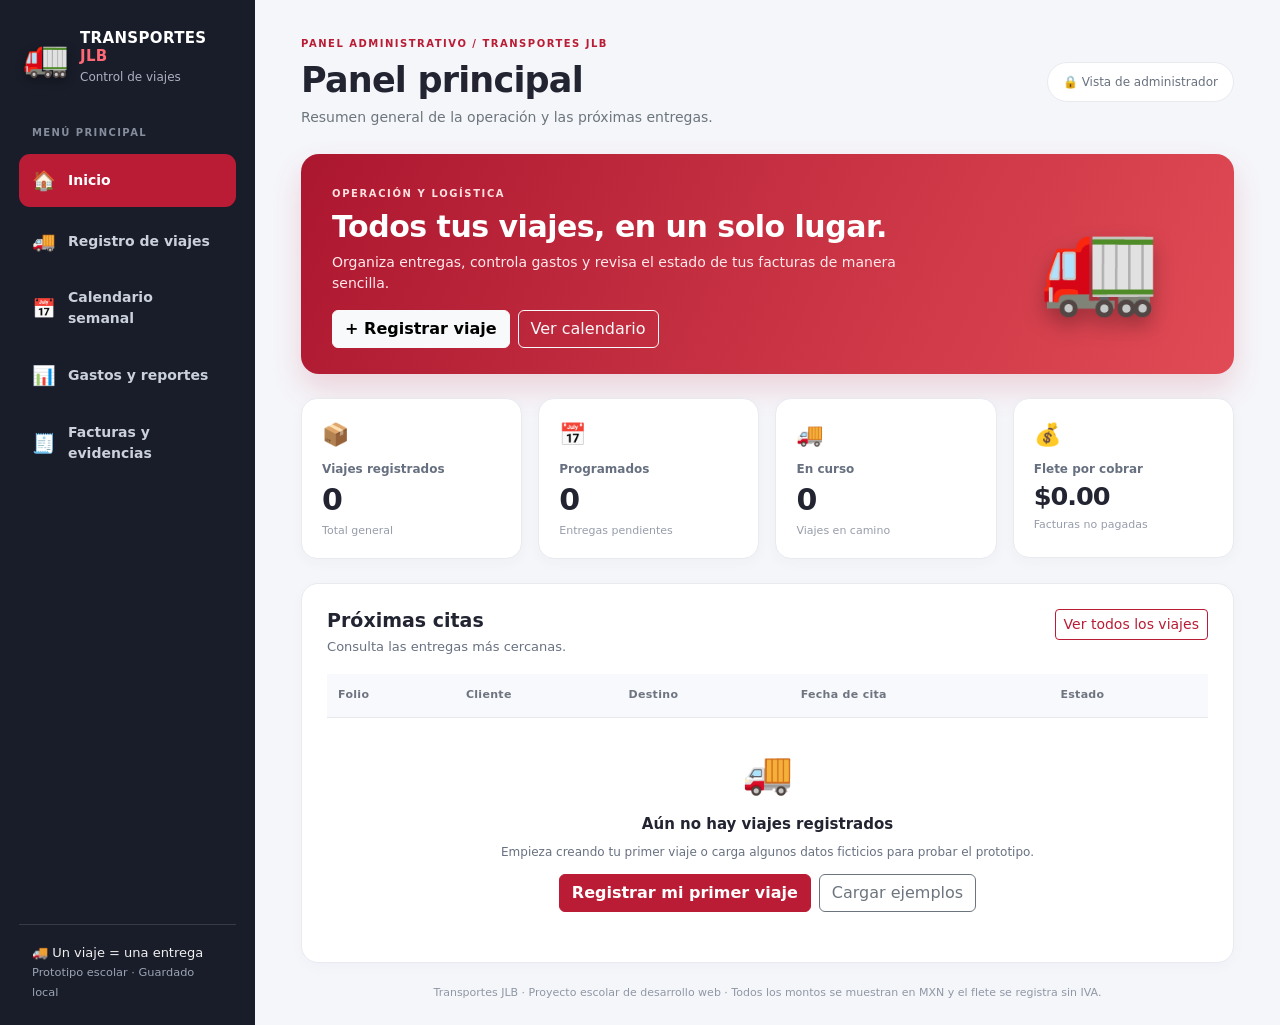
<file: index.html>
<!doctype html>
<html lang="es">
<head>
  <meta charset="utf-8">
  <meta name="viewport" content="width=device-width, initial-scale=1">
  <meta name="description" content="Transportes JLB: prototipo escolar de administración de viajes.">
  <title>Panel principal | Transportes JLB</title>
  <link href="https://cdn.jsdelivr.net/npm/bootstrap@5.3.3/dist/css/bootstrap.min.css" rel="stylesheet">
  <link rel="stylesheet" href="estilos.css">
</head>
<body data-page="index.html">
  <div class="app-shell">
    <aside class="sidebar">
      <a class="brand" href="index.html" aria-label="Ir al inicio">
        <span class="brand-icon" aria-hidden="true">🚛</span>
        <span><strong>TRANSPORTES <span>JLB</span></strong><small>Control de viajes</small></span>
      </a>
      <p class="sidebar-title">MENÚ PRINCIPAL</p>
      <nav class="navigation" aria-label="Navegación principal">
        <a href="index.html" class="nav-link-jlb active" aria-current="page"><span aria-hidden="true">🏠</span><span>Inicio</span></a>
<a href="viajes.html" class="nav-link-jlb " ><span aria-hidden="true">🚚</span><span>Registro de viajes</span></a>
<a href="calendario.html" class="nav-link-jlb " ><span aria-hidden="true">📅</span><span>Calendario semanal</span></a>
<a href="reportes.html" class="nav-link-jlb " ><span aria-hidden="true">📊</span><span>Gastos y reportes</span></a>
<a href="facturas.html" class="nav-link-jlb " ><span aria-hidden="true">🧾</span><span>Facturas y evidencias</span></a>
      </nav>
      <div class="sidebar-note">🚚 Un viaje = una entrega<br><small>Prototipo escolar · Guardado local</small></div>
    </aside>
    <main class="main-content">
      <header class="page-header d-flex flex-column flex-md-row align-items-md-center justify-content-between gap-3">
        <div>
          <div class="eyebrow">PANEL ADMINISTRATIVO / TRANSPORTES JLB</div>
          <h1>Panel principal</h1>
          <p class="text-secondary mb-0">Resumen general de la operación y las próximas entregas.</p>
        </div>
        <div class="header-pill"><span aria-hidden="true">🔒</span> Vista de administrador</div>
      </header>
      
<section class="hero-panel mb-4">
  <div class="row align-items-center g-3">
    <div class="col-md-9">
      <span class="hero-kicker">OPERACIÓN Y LOGÍSTICA</span>
      <h2>Todos tus viajes, en un solo lugar.</h2>
      <p>Organiza entregas, controla gastos y revisa el estado de tus facturas de manera sencilla.</p>
      <div class="d-flex flex-wrap gap-2">
        <a class="btn btn-light fw-semibold" href="viajes.html">+ Registrar viaje</a>
        <a class="btn btn-outline-light" href="calendario.html">Ver calendario</a>
      </div>
    </div>
    <div class="col-md-3 text-center"><div class="hero-truck" aria-hidden="true">🚛</div></div>
  </div>
</section>
<section class="row g-3 mb-4" aria-label="Indicadores de viajes">
  <div class="col-sm-6 col-xl-3"><div class="stat-card"><span class="stat-icon">📦</span><span class="stat-label">Viajes registrados</span><strong id="kpiTotal">0</strong><small>Total general</small></div></div>
  <div class="col-sm-6 col-xl-3"><div class="stat-card"><span class="stat-icon">📅</span><span class="stat-label">Programados</span><strong id="kpiProgramados">0</strong><small>Entregas pendientes</small></div></div>
  <div class="col-sm-6 col-xl-3"><div class="stat-card"><span class="stat-icon">🚚</span><span class="stat-label">En curso</span><strong id="kpiCurso">0</strong><small>Viajes en camino</small></div></div>
  <div class="col-sm-6 col-xl-3"><div class="stat-card"><span class="stat-icon">💰</span><span class="stat-label">Flete por cobrar</span><strong id="kpiCobrar" class="money-stat">$0</strong><small>Facturas no pagadas</small></div></div>
</section>
<section class="content-card">
  <div class="section-head"><div><h2>Próximas citas</h2><p>Consulta las entregas más cercanas.</p></div><a href="viajes.html" class="btn btn-sm btn-outline-danger">Ver todos los viajes</a></div>
  <div class="table-responsive">
    <table class="table jlb-table align-middle mb-0"><thead><tr><th>Folio</th><th>Cliente</th><th>Destino</th><th>Fecha de cita</th><th>Estado</th></tr></thead><tbody id="tablaInicio"></tbody></table>
  </div>
  <div id="emptyHome" class="empty-state d-none"><div class="empty-emoji">🚚</div><strong>Aún no hay viajes registrados</strong><p>Empieza creando tu primer viaje o carga algunos datos ficticios para probar el prototipo.</p><div class="d-flex justify-content-center flex-wrap gap-2"><a href="viajes.html" class="btn btn-jlb">Registrar mi primer viaje</a><button id="btnDemo" class="btn btn-outline-secondary" type="button">Cargar ejemplos</button></div></div>
</section>
      <footer class="footer-note">Transportes JLB · Proyecto escolar de desarrollo web · Todos los montos se muestran en MXN y el flete se registra sin IVA.</footer>
    </main>
  </div>
  <script src="app.js"></script>
</body>
</html>
</file>
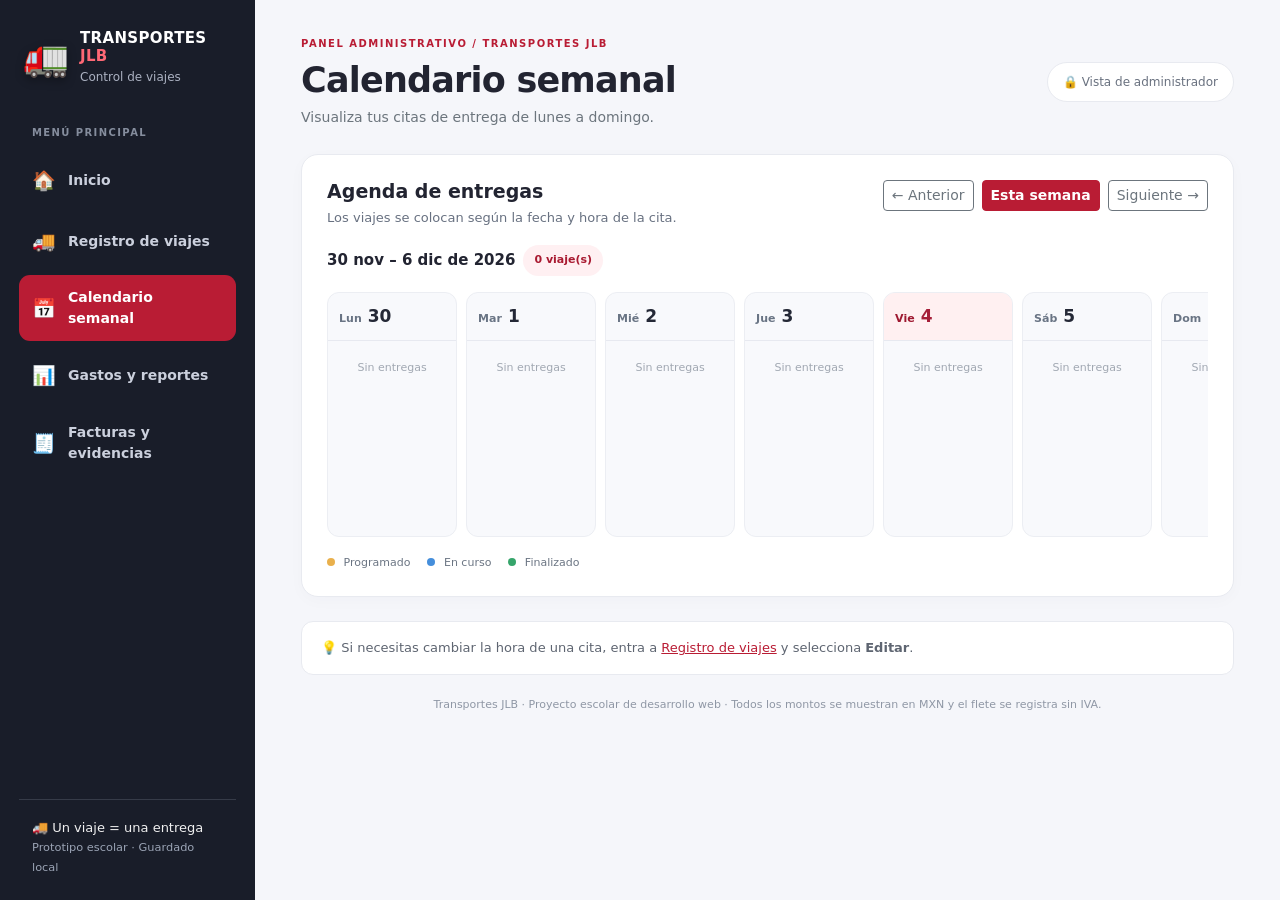
<file: calendario.html>
<!doctype html>
<html lang="es">
<head>
  <meta charset="utf-8">
  <meta name="viewport" content="width=device-width, initial-scale=1">
  <meta name="description" content="Transportes JLB: prototipo escolar de administración de viajes.">
  <title>Calendario semanal | Transportes JLB</title>
  <link href="https://cdn.jsdelivr.net/npm/bootstrap@5.3.3/dist/css/bootstrap.min.css" rel="stylesheet">
  <link rel="stylesheet" href="estilos.css">
</head>
<body data-page="calendario.html">
  <div class="app-shell">
    <aside class="sidebar">
      <a class="brand" href="index.html" aria-label="Ir al inicio">
        <span class="brand-icon" aria-hidden="true">🚛</span>
        <span><strong>TRANSPORTES <span>JLB</span></strong><small>Control de viajes</small></span>
      </a>
      <p class="sidebar-title">MENÚ PRINCIPAL</p>
      <nav class="navigation" aria-label="Navegación principal">
        <a href="index.html" class="nav-link-jlb " ><span aria-hidden="true">🏠</span><span>Inicio</span></a>
<a href="viajes.html" class="nav-link-jlb " ><span aria-hidden="true">🚚</span><span>Registro de viajes</span></a>
<a href="calendario.html" class="nav-link-jlb active" aria-current="page"><span aria-hidden="true">📅</span><span>Calendario semanal</span></a>
<a href="reportes.html" class="nav-link-jlb " ><span aria-hidden="true">📊</span><span>Gastos y reportes</span></a>
<a href="facturas.html" class="nav-link-jlb " ><span aria-hidden="true">🧾</span><span>Facturas y evidencias</span></a>
      </nav>
      <div class="sidebar-note">🚚 Un viaje = una entrega<br><small>Prototipo escolar · Guardado local</small></div>
    </aside>
    <main class="main-content">
      <header class="page-header d-flex flex-column flex-md-row align-items-md-center justify-content-between gap-3">
        <div>
          <div class="eyebrow">PANEL ADMINISTRATIVO / TRANSPORTES JLB</div>
          <h1>Calendario semanal</h1>
          <p class="text-secondary mb-0">Visualiza tus citas de entrega de lunes a domingo.</p>
        </div>
        <div class="header-pill"><span aria-hidden="true">🔒</span> Vista de administrador</div>
      </header>
      
<section class="content-card mb-4">
  <div class="section-head"><div><h2>Agenda de entregas</h2><p>Los viajes se colocan según la fecha y hora de la cita.</p></div><div class="d-flex align-items-center gap-2 flex-wrap"><button id="prevWeek" class="btn btn-outline-secondary btn-sm" type="button" aria-label="Semana anterior">← Anterior</button><button id="todayWeek" class="btn btn-jlb btn-sm" type="button">Esta semana</button><button id="nextWeek" class="btn btn-outline-secondary btn-sm" type="button" aria-label="Semana siguiente">Siguiente →</button></div></div>
  <div class="d-flex align-items-center gap-2 flex-wrap mb-3"><span class="week-title" id="rangoSemana"></span><span id="cuentaSemana" class="soft-tag"></span></div>
  <div class="calendar-scroll"><div id="calendarGrid" class="calendar-grid"></div></div>
  <div class="calendar-legend"><span><i class="legend-dot lg-programado"></i> Programado</span><span><i class="legend-dot lg-curso"></i> En curso</span><span><i class="legend-dot lg-finalizado"></i> Finalizado</span></div>
</section>
<div class="tip-note">💡 Si necesitas cambiar la hora de una cita, entra a <a href="viajes.html">Registro de viajes</a> y selecciona <strong>Editar</strong>.</div>
      <footer class="footer-note">Transportes JLB · Proyecto escolar de desarrollo web · Todos los montos se muestran en MXN y el flete se registra sin IVA.</footer>
    </main>
  </div>
  <script src="app.js"></script>
</body>
</html>
</file>
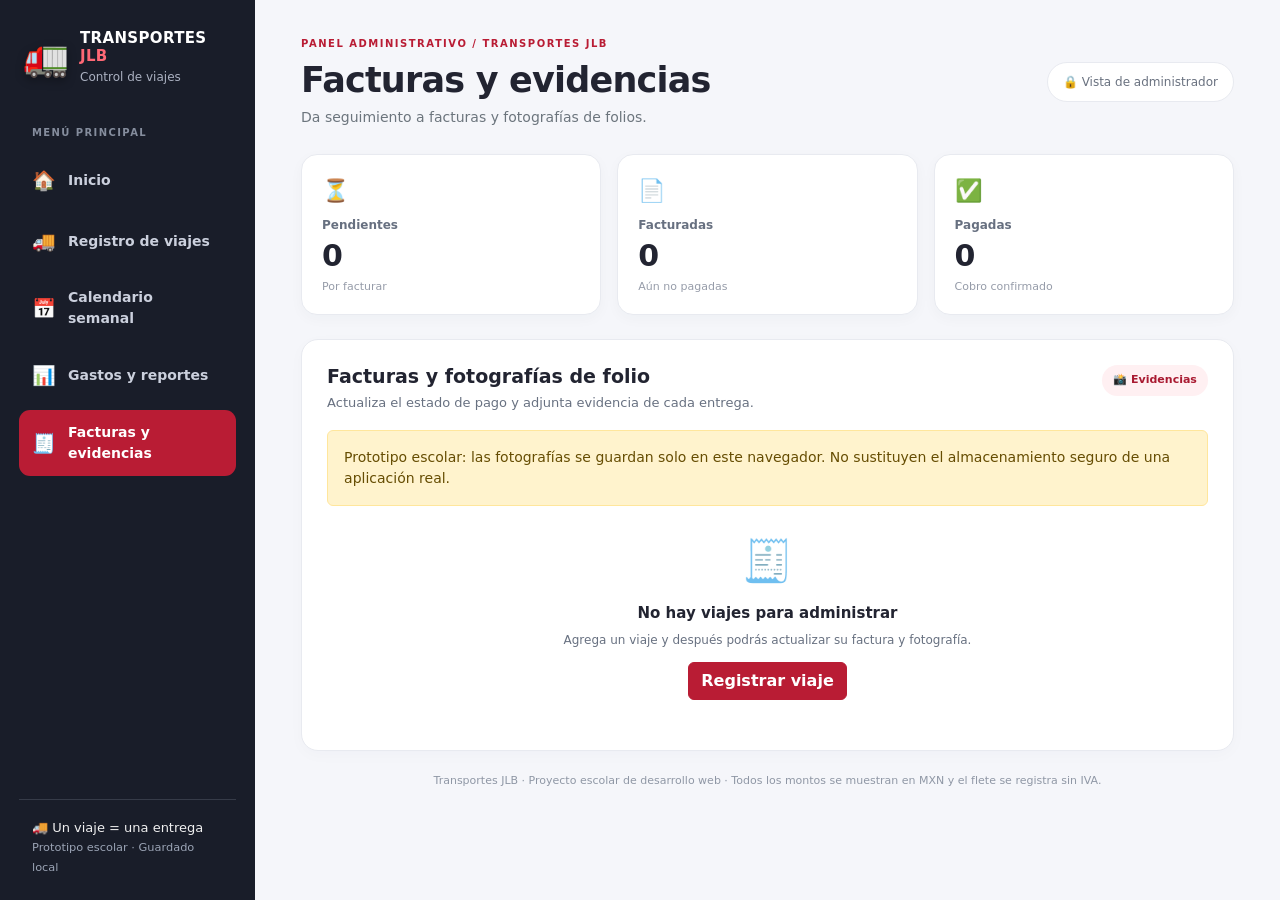
<file: facturas.html>
<!doctype html>
<html lang="es">
<head>
  <meta charset="utf-8">
  <meta name="viewport" content="width=device-width, initial-scale=1">
  <meta name="description" content="Transportes JLB: prototipo escolar de administración de viajes.">
  <title>Facturas y evidencias | Transportes JLB</title>
  <link href="https://cdn.jsdelivr.net/npm/bootstrap@5.3.3/dist/css/bootstrap.min.css" rel="stylesheet">
  <link rel="stylesheet" href="estilos.css">
</head>
<body data-page="facturas.html">
  <div class="app-shell">
    <aside class="sidebar">
      <a class="brand" href="index.html" aria-label="Ir al inicio">
        <span class="brand-icon" aria-hidden="true">🚛</span>
        <span><strong>TRANSPORTES <span>JLB</span></strong><small>Control de viajes</small></span>
      </a>
      <p class="sidebar-title">MENÚ PRINCIPAL</p>
      <nav class="navigation" aria-label="Navegación principal">
        <a href="index.html" class="nav-link-jlb " ><span aria-hidden="true">🏠</span><span>Inicio</span></a>
<a href="viajes.html" class="nav-link-jlb " ><span aria-hidden="true">🚚</span><span>Registro de viajes</span></a>
<a href="calendario.html" class="nav-link-jlb " ><span aria-hidden="true">📅</span><span>Calendario semanal</span></a>
<a href="reportes.html" class="nav-link-jlb " ><span aria-hidden="true">📊</span><span>Gastos y reportes</span></a>
<a href="facturas.html" class="nav-link-jlb active" aria-current="page"><span aria-hidden="true">🧾</span><span>Facturas y evidencias</span></a>
      </nav>
      <div class="sidebar-note">🚚 Un viaje = una entrega<br><small>Prototipo escolar · Guardado local</small></div>
    </aside>
    <main class="main-content">
      <header class="page-header d-flex flex-column flex-md-row align-items-md-center justify-content-between gap-3">
        <div>
          <div class="eyebrow">PANEL ADMINISTRATIVO / TRANSPORTES JLB</div>
          <h1>Facturas y evidencias</h1>
          <p class="text-secondary mb-0">Da seguimiento a facturas y fotografías de folios.</p>
        </div>
        <div class="header-pill"><span aria-hidden="true">🔒</span> Vista de administrador</div>
      </header>
      
<section class="row g-3 mb-4" aria-label="Resumen de facturación">
  <div class="col-sm-4"><div class="stat-card"><span class="stat-icon">⏳</span><span class="stat-label">Pendientes</span><strong id="factPendientes">0</strong><small>Por facturar</small></div></div>
  <div class="col-sm-4"><div class="stat-card"><span class="stat-icon">📄</span><span class="stat-label">Facturadas</span><strong id="factFacturadas">0</strong><small>Aún no pagadas</small></div></div>
  <div class="col-sm-4"><div class="stat-card"><span class="stat-icon">✅</span><span class="stat-label">Pagadas</span><strong id="factPagadas">0</strong><small>Cobro confirmado</small></div></div>
</section>
<section class="content-card">
  <div class="section-head"><div><h2>Facturas y fotografías de folio</h2><p>Actualiza el estado de pago y adjunta evidencia de cada entrega.</p></div><span class="mini-flag">📸 Evidencias</span></div>
  <div class="alert alert-warning small mb-3">Prototipo escolar: las fotografías se guardan solo en este navegador. No sustituyen el almacenamiento seguro de una aplicación real.</div>
  <div id="listaFacturas" class="row g-3"></div>
  <div id="emptyFacturas" class="empty-state d-none"><div class="empty-emoji">🧾</div><strong>No hay viajes para administrar</strong><p>Agrega un viaje y después podrás actualizar su factura y fotografía.</p><a class="btn btn-jlb" href="viajes.html">Registrar viaje</a></div>
</section>
      <footer class="footer-note">Transportes JLB · Proyecto escolar de desarrollo web · Todos los montos se muestran en MXN y el flete se registra sin IVA.</footer>
    </main>
  </div>
  <script src="app.js"></script>
</body>
</html>
</file>
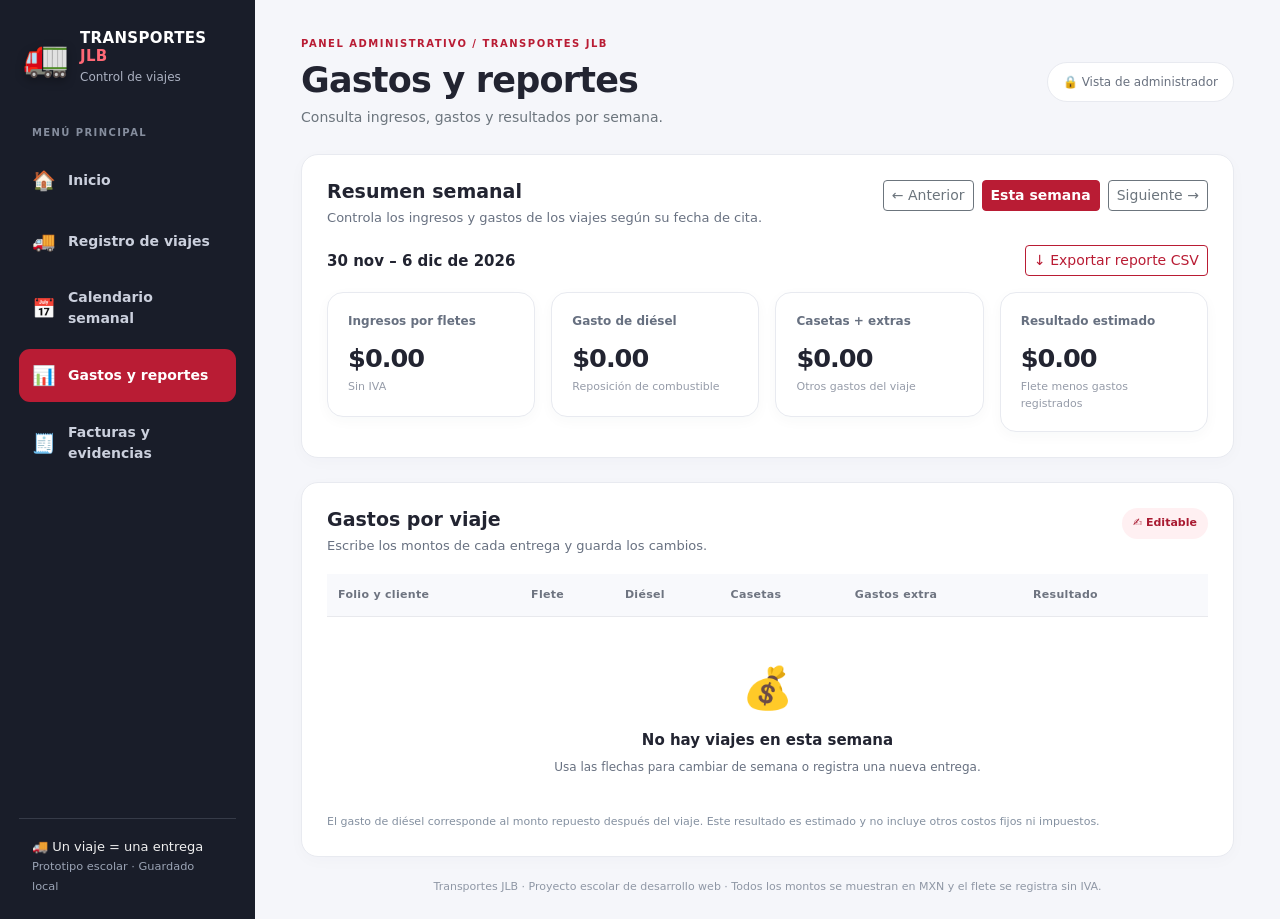
<file: reportes.html>
<!doctype html>
<html lang="es">
<head>
  <meta charset="utf-8">
  <meta name="viewport" content="width=device-width, initial-scale=1">
  <meta name="description" content="Transportes JLB: prototipo escolar de administración de viajes.">
  <title>Gastos y reportes | Transportes JLB</title>
  <link href="https://cdn.jsdelivr.net/npm/bootstrap@5.3.3/dist/css/bootstrap.min.css" rel="stylesheet">
  <link rel="stylesheet" href="estilos.css">
</head>
<body data-page="reportes.html">
  <div class="app-shell">
    <aside class="sidebar">
      <a class="brand" href="index.html" aria-label="Ir al inicio">
        <span class="brand-icon" aria-hidden="true">🚛</span>
        <span><strong>TRANSPORTES <span>JLB</span></strong><small>Control de viajes</small></span>
      </a>
      <p class="sidebar-title">MENÚ PRINCIPAL</p>
      <nav class="navigation" aria-label="Navegación principal">
        <a href="index.html" class="nav-link-jlb " ><span aria-hidden="true">🏠</span><span>Inicio</span></a>
<a href="viajes.html" class="nav-link-jlb " ><span aria-hidden="true">🚚</span><span>Registro de viajes</span></a>
<a href="calendario.html" class="nav-link-jlb " ><span aria-hidden="true">📅</span><span>Calendario semanal</span></a>
<a href="reportes.html" class="nav-link-jlb active" aria-current="page"><span aria-hidden="true">📊</span><span>Gastos y reportes</span></a>
<a href="facturas.html" class="nav-link-jlb " ><span aria-hidden="true">🧾</span><span>Facturas y evidencias</span></a>
      </nav>
      <div class="sidebar-note">🚚 Un viaje = una entrega<br><small>Prototipo escolar · Guardado local</small></div>
    </aside>
    <main class="main-content">
      <header class="page-header d-flex flex-column flex-md-row align-items-md-center justify-content-between gap-3">
        <div>
          <div class="eyebrow">PANEL ADMINISTRATIVO / TRANSPORTES JLB</div>
          <h1>Gastos y reportes</h1>
          <p class="text-secondary mb-0">Consulta ingresos, gastos y resultados por semana.</p>
        </div>
        <div class="header-pill"><span aria-hidden="true">🔒</span> Vista de administrador</div>
      </header>
      
<section class="content-card mb-4">
  <div class="section-head"><div><h2>Resumen semanal</h2><p>Controla los ingresos y gastos de los viajes según su fecha de cita.</p></div><div class="d-flex gap-2 flex-wrap"><button class="btn btn-outline-secondary btn-sm" id="prevReport" type="button">← Anterior</button><button class="btn btn-jlb btn-sm" id="currentReport" type="button">Esta semana</button><button class="btn btn-outline-secondary btn-sm" id="nextReport" type="button">Siguiente →</button></div></div>
  <div class="d-flex justify-content-between align-items-center flex-wrap gap-2 mb-3"><span id="rangoReporte" class="week-title"></span><button class="btn btn-outline-danger btn-sm" id="btnCSV" type="button">↓ Exportar reporte CSV</button></div>
  <div class="row g-3">
    <div class="col-sm-6 col-xl-3"><div class="stat-card financial"><span class="stat-label">Ingresos por fletes</span><strong class="money-stat" id="sumaFletes">$0</strong><small>Sin IVA</small></div></div>
    <div class="col-sm-6 col-xl-3"><div class="stat-card financial"><span class="stat-label">Gasto de diésel</span><strong class="money-stat" id="sumaDiesel">$0</strong><small>Reposición de combustible</small></div></div>
    <div class="col-sm-6 col-xl-3"><div class="stat-card financial"><span class="stat-label">Casetas + extras</span><strong class="money-stat" id="sumaOtros">$0</strong><small>Otros gastos del viaje</small></div></div>
    <div class="col-sm-6 col-xl-3"><div class="stat-card financial"><span class="stat-label">Resultado estimado</span><strong class="money-stat" id="sumaResultado">$0</strong><small>Flete menos gastos registrados</small></div></div>
  </div>
</section>
<section class="content-card">
  <div class="section-head"><div><h2>Gastos por viaje</h2><p>Escribe los montos de cada entrega y guarda los cambios.</p></div><span class="mini-flag">✍️ Editable</span></div>
  <div class="table-responsive"><table class="table jlb-table expense-table align-middle"><thead><tr><th>Folio y cliente</th><th>Flete</th><th>Diésel</th><th>Casetas</th><th>Gastos extra</th><th>Resultado</th><th></th></tr></thead><tbody id="tablaGastos"></tbody></table></div>
  <div id="emptyGastos" class="empty-state d-none"><div class="empty-emoji">💰</div><strong>No hay viajes en esta semana</strong><p>Usa las flechas para cambiar de semana o registra una nueva entrega.</p></div>
  <p class="form-help mb-0">El gasto de diésel corresponde al monto repuesto después del viaje. Este resultado es estimado y no incluye otros costos fijos ni impuestos.</p>
</section>
      <footer class="footer-note">Transportes JLB · Proyecto escolar de desarrollo web · Todos los montos se muestran en MXN y el flete se registra sin IVA.</footer>
    </main>
  </div>
  <script src="app.js"></script>
</body>
</html>
</file>
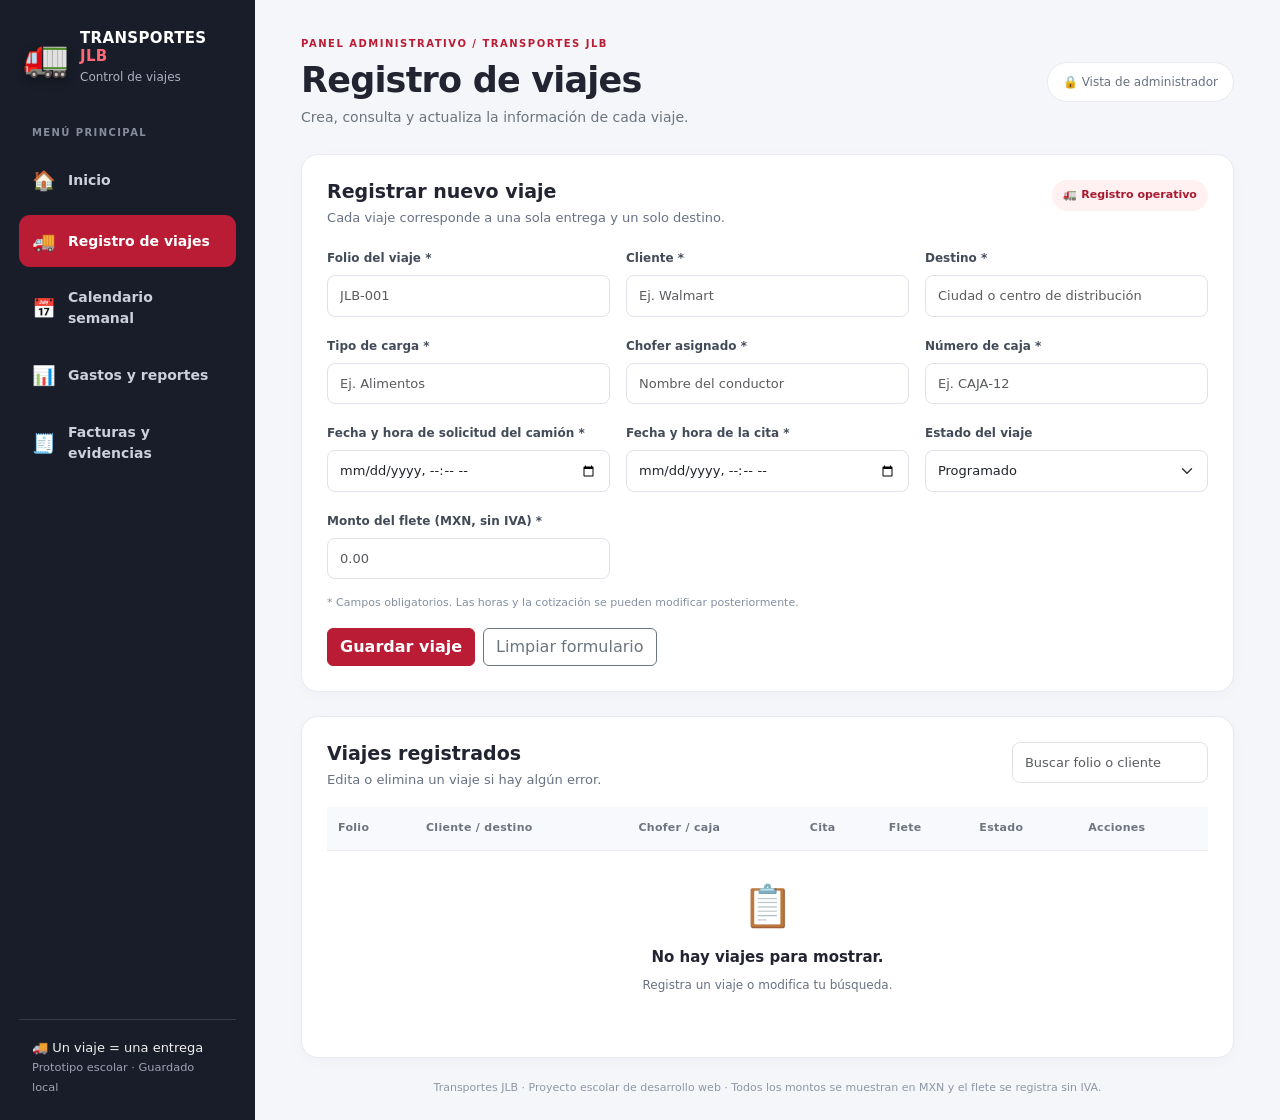
<file: viajes.html>
<!doctype html>
<html lang="es">
<head>
  <meta charset="utf-8">
  <meta name="viewport" content="width=device-width, initial-scale=1">
  <meta name="description" content="Transportes JLB: prototipo escolar de administración de viajes.">
  <title>Registro de viajes | Transportes JLB</title>
  <link href="https://cdn.jsdelivr.net/npm/bootstrap@5.3.3/dist/css/bootstrap.min.css" rel="stylesheet">
  <link rel="stylesheet" href="estilos.css">
</head>
<body data-page="viajes.html">
  <div class="app-shell">
    <aside class="sidebar">
      <a class="brand" href="index.html" aria-label="Ir al inicio">
        <span class="brand-icon" aria-hidden="true">🚛</span>
        <span><strong>TRANSPORTES <span>JLB</span></strong><small>Control de viajes</small></span>
      </a>
      <p class="sidebar-title">MENÚ PRINCIPAL</p>
      <nav class="navigation" aria-label="Navegación principal">
        <a href="index.html" class="nav-link-jlb " ><span aria-hidden="true">🏠</span><span>Inicio</span></a>
<a href="viajes.html" class="nav-link-jlb active" aria-current="page"><span aria-hidden="true">🚚</span><span>Registro de viajes</span></a>
<a href="calendario.html" class="nav-link-jlb " ><span aria-hidden="true">📅</span><span>Calendario semanal</span></a>
<a href="reportes.html" class="nav-link-jlb " ><span aria-hidden="true">📊</span><span>Gastos y reportes</span></a>
<a href="facturas.html" class="nav-link-jlb " ><span aria-hidden="true">🧾</span><span>Facturas y evidencias</span></a>
      </nav>
      <div class="sidebar-note">🚚 Un viaje = una entrega<br><small>Prototipo escolar · Guardado local</small></div>
    </aside>
    <main class="main-content">
      <header class="page-header d-flex flex-column flex-md-row align-items-md-center justify-content-between gap-3">
        <div>
          <div class="eyebrow">PANEL ADMINISTRATIVO / TRANSPORTES JLB</div>
          <h1>Registro de viajes</h1>
          <p class="text-secondary mb-0">Crea, consulta y actualiza la información de cada viaje.</p>
        </div>
        <div class="header-pill"><span aria-hidden="true">🔒</span> Vista de administrador</div>
      </header>
      
<section class="content-card mb-4">
  <div class="section-head"><div><h2 id="formTitle">Registrar nuevo viaje</h2><p>Cada viaje corresponde a una sola entrega y un solo destino.</p></div><span class="mini-flag">🚛 Registro operativo</span></div>
  <form id="formViaje" class="row g-3">
    <input type="hidden" id="viajeId">
    <div class="col-md-4"><label class="form-label" for="folio">Folio del viaje *</label><input id="folio" class="form-control" type="text" placeholder="JLB-001" required maxlength="30"></div>
    <div class="col-md-4"><label class="form-label" for="cliente">Cliente *</label><input id="cliente" class="form-control" type="text" placeholder="Ej. Walmart" required maxlength="80"></div>
    <div class="col-md-4"><label class="form-label" for="destino">Destino *</label><input id="destino" class="form-control" type="text" placeholder="Ciudad o centro de distribución" required maxlength="120"></div>
    <div class="col-md-4"><label class="form-label" for="carga">Tipo de carga *</label><input id="carga" class="form-control" type="text" placeholder="Ej. Alimentos" required maxlength="90"></div>
    <div class="col-md-4"><label class="form-label" for="chofer">Chofer asignado *</label><input id="chofer" class="form-control" type="text" placeholder="Nombre del conductor" required maxlength="80"></div>
    <div class="col-md-4"><label class="form-label" for="caja">Número de caja *</label><input id="caja" class="form-control" type="text" placeholder="Ej. CAJA-12" required maxlength="30"></div>
    <div class="col-md-4"><label class="form-label" for="solicitud">Fecha y hora de solicitud del camión *</label><input id="solicitud" class="form-control" type="datetime-local" required></div>
    <div class="col-md-4"><label class="form-label" for="cita">Fecha y hora de la cita *</label><input id="cita" class="form-control" type="datetime-local" required></div>
    <div class="col-md-4"><label class="form-label" for="estado">Estado del viaje</label><select id="estado" class="form-select"><option>Programado</option><option>En curso</option><option>Finalizado</option></select></div>
    <div class="col-md-4"><label class="form-label" for="flete">Monto del flete (MXN, sin IVA) *</label><input id="flete" class="form-control" type="number" min="0" step="0.01" placeholder="0.00" required></div>
    <div class="col-12"><div class="form-help">* Campos obligatorios. Las horas y la cotización se pueden modificar posteriormente.</div></div>
    <div class="col-12 d-flex flex-wrap gap-2"><button class="btn btn-jlb" type="submit" id="btnGuardar">Guardar viaje</button><button class="btn btn-outline-secondary" type="button" id="btnCancelar">Limpiar formulario</button></div>
  </form>
  <div id="avisoViaje" class="alert alert-success mt-3 mb-0 d-none" role="status"></div>
</section>
<section class="content-card">
  <div class="section-head"><div><h2>Viajes registrados</h2><p>Edita o elimina un viaje si hay algún error.</p></div><div><input class="form-control" id="buscarViajes" type="search" placeholder="Buscar folio o cliente" aria-label="Buscar viajes"></div></div>
  <div class="table-responsive"><table class="table jlb-table align-middle mb-0"><thead><tr><th>Folio</th><th>Cliente / destino</th><th>Chofer / caja</th><th>Cita</th><th>Flete</th><th>Estado</th><th>Acciones</th></tr></thead><tbody id="tablaViajes"></tbody></table></div>
  <div id="emptyViajes" class="empty-state d-none"><div class="empty-emoji">📋</div><strong>No hay viajes para mostrar.</strong><p>Registra un viaje o modifica tu búsqueda.</p></div>
</section>
      <footer class="footer-note">Transportes JLB · Proyecto escolar de desarrollo web · Todos los montos se muestran en MXN y el flete se registra sin IVA.</footer>
    </main>
  </div>
  <script src="app.js"></script>
</body>
</html>
</file>
<file: estilos.css>
/* Transportes JLB · Estilos compartidos en las cinco páginas */
:root{--jlb-red:#b91c34;--jlb-red-dark:#97152b;--jlb-ink:#222431;--jlb-border:#e8eaf0;--jlb-muted:#687181;--jlb-bg:#f5f6fa}
*{box-sizing:border-box}
body{font-family:system-ui,-apple-system,"Segoe UI",Roboto,Arial,sans-serif;background:var(--jlb-bg);color:var(--jlb-ink);margin:0}
a{color:var(--jlb-red)}a:hover{color:var(--jlb-red-dark)}
.app-shell{display:flex;min-height:100vh}
.sidebar{width:255px;background:#191d29;color:#fff;padding:30px 19px 24px;flex-shrink:0;display:flex;flex-direction:column;gap:0}
.brand{color:#fff;text-decoration:none;display:flex;align-items:center;gap:11px;margin:0 4px 39px}
.brand:hover{color:#fff}.brand-icon{font-size:37px;filter:drop-shadow(0 3px 5px #0005)}
.brand strong{display:block;font-size:15px;line-height:1.18;letter-spacing:.35px}.brand strong span{color:#ff6875}
.brand small{display:block;font-size:12px;color:#abb1c1;margin-top:3px}
.sidebar-title{font-weight:700;font-size:10px;letter-spacing:1.4px;color:#858d9d;margin:0 13px 14px}
.navigation{display:flex;flex-direction:column;gap:8px}.nav-link-jlb{display:flex;align-items:center;gap:12px;text-decoration:none;color:#cbd0dd;padding:12px 13px;border-radius:11px;font-size:14px;font-weight:600;transition:.15s background}
.nav-link-jlb span:first-child{font-size:19px}.nav-link-jlb:hover,.nav-link-jlb.active{background:#b91c34;color:#fff}
.sidebar-note{margin-top:auto;padding:18px 13px 0;border-top:1px solid #363b48;color:#f0f0f0;font-size:13px}
.sidebar-note small{color:#9ba4b5}
.main-content{width:calc(100% - 255px);padding:36px max(22px,3.6vw) 24px}
.page-header{margin-bottom:26px}.eyebrow{font-size:10px;color:var(--jlb-red);font-weight:800;letter-spacing:1.5px;margin-bottom:8px}
.page-header h1{font-weight:800;letter-spacing:-.8px;font-size:clamp(25px,2.9vw,35px);margin:0 0 6px}.page-header p{font-size:14px}
.header-pill{background:#fff;color:#69717f;border:1px solid var(--jlb-border);border-radius:30px;padding:10px 15px;font-size:12px;white-space:nowrap}
.hero-panel{padding:26px 31px;border-radius:18px;background:linear-gradient(115deg,#ac1730,#e14b55);color:#fff;box-shadow:0 15px 30px #b91c3428}
.hero-panel h2{font-weight:800;letter-spacing:-.5px;font-size:clamp(21px,2.6vw,30px);margin:5px 0 7px}.hero-panel p{max-width:610px;color:#ffe9ed;font-size:14px}
.hero-kicker{font-size:10px;letter-spacing:1.6px;font-weight:800;color:#ffdfdf}.hero-truck{font-size:96px;filter:drop-shadow(0 10px 10px #0004);line-height:1.25}
.stat-card{border:1px solid var(--jlb-border);background:#fff;box-shadow:0 4px 14px #29314808;border-radius:16px;padding:19px 20px;display:flex;flex-direction:column;min-height:160px}
.stat-icon{font-size:22px;margin-bottom:9px}.stat-label{font-size:12px;font-weight:700;color:#677080}.stat-card strong{font-size:30px;font-weight:800;letter-spacing:-1px;line-height:1.25;margin:3px 0 4px}
.stat-card .money-stat{font-size:clamp(19px,2vw,26px);word-break:break-word}.stat-card small{font-size:11px;color:#969ca9}.financial{min-height:125px}.financial .stat-label{margin-bottom:10px}
.content-card{background:#fff;border:1px solid var(--jlb-border);border-radius:17px;padding:25px;box-shadow:0 4px 16px #24304306}
.section-head{display:flex;align-items:flex-start;justify-content:space-between;gap:16px;flex-wrap:wrap;margin-bottom:18px}
.section-head h2{font-size:19px;font-weight:800;margin:0 0 5px}.section-head p{font-size:13px;color:var(--jlb-muted);margin:0}
.jlb-table thead th{background:#f8f9fc;color:#6e7480;font-size:11px;letter-spacing:.3px;border-bottom:1px solid #e8e9ed;white-space:nowrap;padding:13px 11px}
.jlb-table tbody td{font-size:12px;vertical-align:middle;padding:13px 11px;border-bottom-color:#eff0f3}
.jlb-table td strong{font-size:13px}.jlb-table .text-muted{font-size:11px}
.btn-jlb{background:var(--jlb-red);color:#fff;border-color:var(--jlb-red);font-weight:700}.btn-jlb:hover,.btn-jlb:focus{background:var(--jlb-red-dark);color:#fff;border-color:var(--jlb-red-dark)}
.btn-outline-danger{--bs-btn-color:var(--jlb-red);--bs-btn-border-color:var(--jlb-red);--bs-btn-hover-bg:var(--jlb-red);--bs-btn-hover-border-color:var(--jlb-red)}
.form-label{font-size:12px;font-weight:700;color:#434b58}.form-control,.form-select{border:1px solid #dfe2e8;border-radius:8px;font-size:13px;padding:10px 12px}
.form-control:focus,.form-select:focus{border-color:#d85e6b;box-shadow:0 0 0 .2rem #d85e6b22}.form-help{color:#8490a0;font-size:11px}
.mini-flag,.soft-tag{background:#fff0f2;color:#a91a31;padding:7px 11px;border-radius:22px;font-size:11px;font-weight:700}
.empty-state{padding:25px 15px;text-align:center;color:var(--jlb-muted)}.empty-state strong{color:var(--jlb-ink);display:block;font-size:15px}.empty-state p{font-size:12px;margin:7px 0 13px}.empty-emoji{font-size:41px;margin-bottom:9px}
.badge-status{display:inline-block;border-radius:30px;font-weight:700;font-size:10px;white-space:nowrap;padding:6px 10px}.status-programado{background:#fff2de;color:#9b6504}.status-en-curso{background:#e4f1ff;color:#226bb6}.status-finalizado{background:#e1f8ec;color:#218351}
.week-title{font-size:15px;font-weight:800}.calendar-scroll{overflow-x:auto}.calendar-grid{display:grid;grid-template-columns:repeat(7,minmax(130px,1fr));gap:9px;min-width:920px}
.day-column{background:#f8f9fc;border:1px solid #eceef3;border-radius:12px;min-height:245px;overflow:hidden}.day-header{border-bottom:1px solid #e7e9f0;padding:11px;color:#697484;font-size:11px;font-weight:700}.day-header strong{font-size:17px;color:#242836;margin-left:6px}.day-header.today{background:#fff0f1;color:#9e1830}.day-header.today strong{color:#a51e38}
.day-body{padding:8px}.event{border-radius:9px;padding:9px;margin-bottom:7px;background:#fff;border-left:4px solid #e9b04c;box-shadow:0 2px 5px #27304a09;font-size:11px}.event.course{border-left-color:#458edb}.event.done{border-left-color:#36a56b}
.event-time{font-weight:800;color:#a91a31}.event-client{font-weight:800;margin:4px 0 2px;word-break:break-word}.event-detail{color:#737d8b;word-break:break-word}.day-empty{font-size:11px;color:#a1a8b2;padding:11px 2px;text-align:center}
.calendar-legend{display:flex;gap:17px;flex-wrap:wrap;margin-top:18px;color:#6b7583;font-size:11px}.legend-dot{display:inline-block;width:8px;height:8px;border-radius:8px;margin-right:5px}.lg-programado{background:#e9b04c}.lg-curso{background:#458edb}.lg-finalizado{background:#36a56b}
.tip-note{font-size:13px;padding:16px 19px;background:#fff;border:1px solid var(--jlb-border);border-radius:12px;color:#5e6571}
.expense-table input{min-width:90px;max-width:117px}.expense-table{min-width:870px}.invoice-card{border:1px solid #e8eaf1;border-radius:12px;padding:17px;height:100%;background:#fff}.invoice-card h3{font-size:15px;font-weight:800;margin:0 0 5px}.invoice-meta{font-size:12px;color:#74808c;margin-bottom:13px}.invoice-img{width:100%;height:150px;object-fit:contain;background:#f8f9fc;border:1px solid #e7e9ef;border-radius:9px;margin-top:10px}
.invoice-actions{display:flex;flex-wrap:wrap;gap:8px}.invoice-actions .btn{font-size:12px}
.footer-note{color:#8f97a5;font-size:11px;padding-top:22px;text-align:center}
@media(max-width:1050px){.sidebar{width:215px}.main-content{width:calc(100% - 215px);padding:29px 24px}.nav-link-jlb{font-size:12px;padding:11px 9px}}
@media(max-width:767px){.app-shell{display:block}.sidebar{width:100%;padding:14px 16px 10px}.brand{margin:0 0 12px}.brand-icon{font-size:30px}.sidebar-title,.sidebar-note{display:none}.navigation{flex-direction:row;overflow-x:auto;padding-bottom:7px;gap:5px}.nav-link-jlb{flex-shrink:0;font-size:11px;padding:9px 10px}.nav-link-jlb span:first-child{font-size:14px}.main-content{width:100%;padding:22px 14px}.content-card{padding:16px}.hero-panel{padding:20px}.hero-truck{font-size:65px}.page-header{margin-bottom:17px}.section-head h2{font-size:17px}.stat-card{min-height:135px}.financial{min-height:118px}}
@media print{.sidebar,.btn,.header-pill,.footer-note{display:none!important}.main-content{width:100%}.content-card{box-shadow:none}}
</file>
